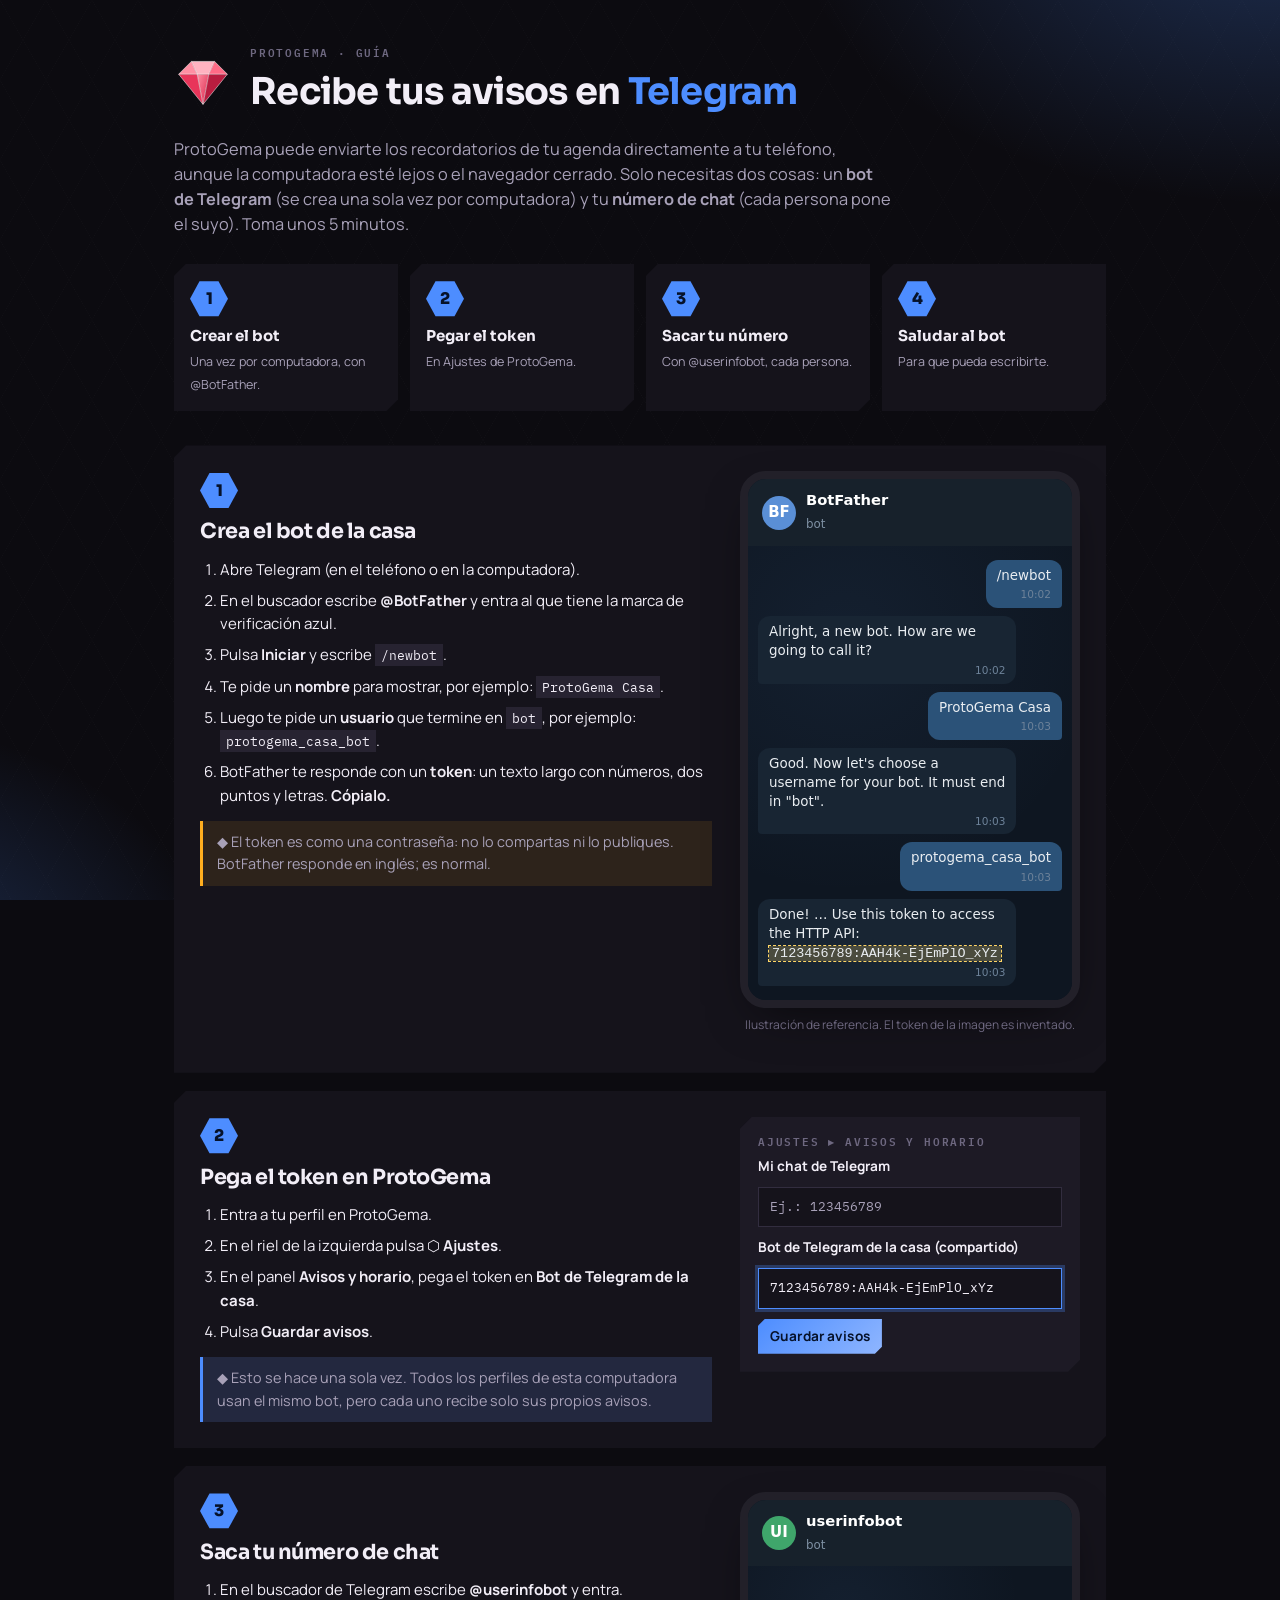
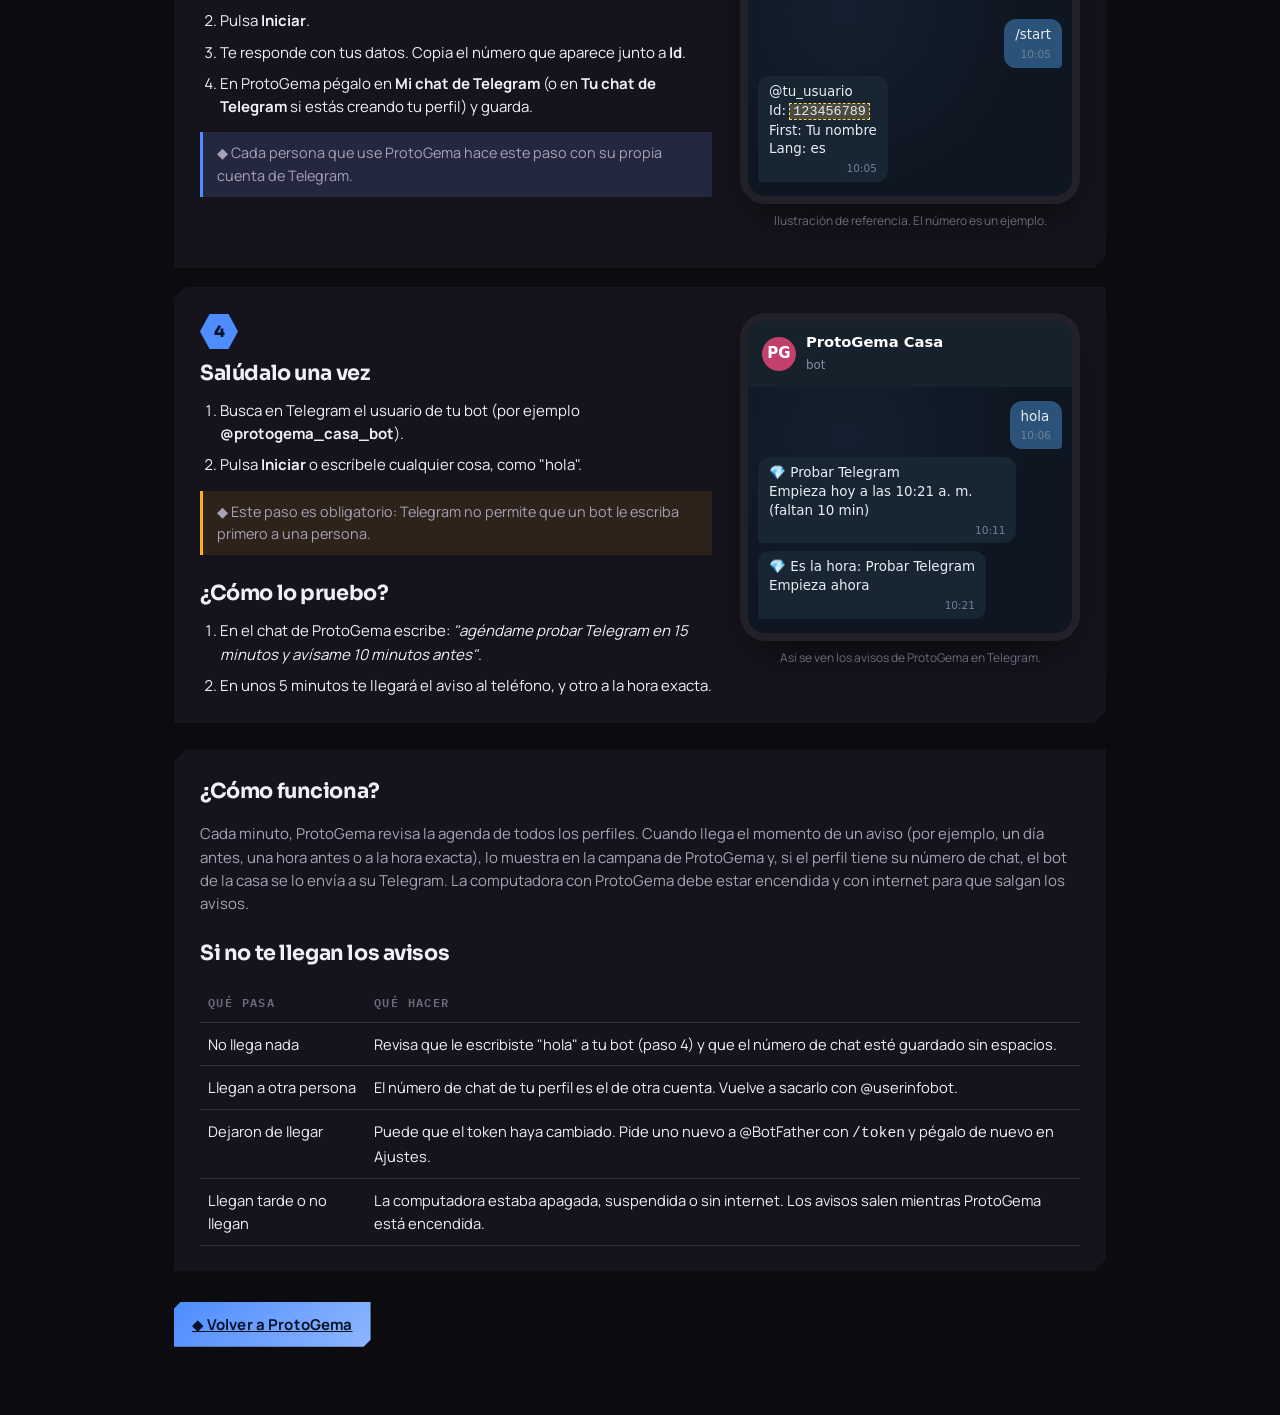
<file: ProtoGema/portal/publico/telegram.html>
<!doctype html>
<html lang="es" data-gema="zafiro">
<head>
<meta charset="utf-8">
<meta name="viewport" content="width=device-width, initial-scale=1">
<title>ProtoGema · Avisos en Telegram</title>
<link rel="icon" href="gema.svg" type="image/svg+xml">
<link rel="preconnect" href="https://fonts.googleapis.com">
<link rel="preconnect" href="https://fonts.gstatic.com" crossorigin>
<link href="https://fonts.googleapis.com/css2?family=Sora:wght@600;700;800&family=Manrope:wght@400;500;600;700&family=IBM+Plex+Mono:wght@500;600&display=swap" rel="stylesheet">
<link rel="stylesheet" href="gema.css">
<style>
  body { overflow-y: auto; }
  .guia-pagina { width: min(980px, 100%); margin: 0 auto; padding: 40px 24px 70px; }
  .guia-cabecera { display: flex; gap: 18px; align-items: center; margin-bottom: 10px; }
  .guia-cabecera img { width: 58px; height: 58px; }
  .guia-cabecera h1 { font-size: clamp(1.6rem, 4vw, 2.3rem); }
  .guia-cabecera h1 em { font-style: normal; color: var(--acento); }
  .intro { color: var(--suave); max-width: 720px; font-size: 1.02rem; }
  .resumen { display: grid; grid-template-columns: repeat(auto-fit, minmax(200px, 1fr)); gap: 12px; margin: 26px 0 34px; }
  .resumen div { background: var(--capa); padding: 16px; }
  .resumen b { display: block; font-family: var(--titulos); margin: 6px 0 2px; }
  .resumen small { color: var(--suave); }
  .paso-guia { display: grid; grid-template-columns: 1fr 340px; gap: 28px; align-items: start; background: var(--capa); padding: 26px; margin-bottom: 18px; }
  .paso-guia h2 { font-size: 1.3rem; margin: 6px 0 10px; }
  .paso-guia ol { padding-left: 20px; margin: 0; display: grid; gap: 8px; color: var(--texto); }
  .paso-guia code { font-family: var(--mono); background: var(--capa-3); padding: 2px 6px; font-size: .88em; }
  .numero { display: inline-grid; place-items: center; width: 38px; height: 38px; background: var(--acento); color: var(--acento-tinta); font: 800 1rem var(--titulos); clip-path: polygon(25% 4%, 75% 4%, 100% 50%, 75% 96%, 25% 96%, 0 50%); }
  .consejo { margin-top: 14px; padding: 10px 14px; background: color-mix(in srgb, var(--acento) 12%, var(--capa-2)); border-left: 3px solid var(--acento); font-size: .9rem; color: var(--suave); }
  .consejo.alerta { background: rgba(255, 174, 31, .1); border-left-color: #ffae1f; }

  /* Ilustración de un chat de mensajería (no es una captura real) */
  .telefono { background: #0e1621; border: 8px solid #222029; border-radius: 26px; overflow: hidden; box-shadow: var(--sombra); font-family: "Segoe UI", system-ui, sans-serif; }
  .tel-barra { background: #17212b; color: #fff; padding: 10px 14px; display: flex; align-items: center; gap: 10px; }
  .tel-barra i { width: 34px; height: 34px; border-radius: 50%; display: grid; place-items: center; font-style: normal; font-weight: 700; background: #5a8fd6; }
  .tel-barra b { display: block; font-size: .92rem; }
  .tel-barra small { color: #7f91a4; font-size: .74rem; }
  .tel-chat { padding: 14px 10px; display: grid; gap: 8px; min-height: 230px; align-content: end;
              background: #0e1621 radial-gradient(circle at 30% 20%, rgba(90, 143, 214, .08), transparent 60%); }
  .msj { max-width: 85%; padding: 7px 11px 6px; border-radius: 12px; font-size: .84rem; line-height: 1.4; color: #e9edf1; }
  .msj.yo { justify-self: end; background: #2b5278; border-bottom-right-radius: 4px; }
  .msj.bot { justify-self: start; background: #182533; border-bottom-left-radius: 4px; }
  .msj .resalta { background: rgba(255, 214, 102, .22); outline: 1px dashed #ffd666; padding: 0 3px; font-family: Consolas, monospace; }
  .msj small { display: block; text-align: right; color: #6d8299; font-size: .66rem; margin-top: 2px; }
  .pie-ilustracion { text-align: center; color: var(--tenue); font-size: .75rem; margin-top: 8px; }

  /* Ilustración de los ajustes de ProtoGema */
  .mini-ajustes { background: var(--capa-2); padding: 18px; display: grid; gap: 10px; }
  .mini-ajustes label { font-weight: 700; font-size: .85rem; }
  .mini-ajustes .falso { background: var(--capa); border: 1px solid var(--linea); padding: 9px 11px; font-family: var(--mono); font-size: .82rem; color: var(--suave); }
  .mini-ajustes .falso.marcado { border-color: var(--acento); box-shadow: 0 0 0 3px var(--brillo); color: var(--texto); }

  .problemas { background: var(--capa); padding: 26px; margin-top: 26px; }
  .problemas table { width: 100%; border-collapse: collapse; margin-top: 12px; font-size: .92rem; }
  .problemas td, .problemas th { text-align: left; padding: 10px 8px; border-bottom: 1px solid var(--linea); vertical-align: top; }
  .problemas th { font: 600 .72rem var(--mono); text-transform: uppercase; letter-spacing: .12em; color: var(--tenue); }
  .volver { margin-top: 30px; }
  @media (max-width: 820px) { .paso-guia { grid-template-columns: 1fr; } }
</style>
</head>
<body>
<main class="guia-pagina">
  <header class="guia-cabecera">
    <img src="gema.svg" alt="">
    <div>
      <span class="rotulo">ProtoGema · Guía</span>
      <h1>Recibe tus avisos en <em>Telegram</em></h1>
    </div>
  </header>
  <p class="intro">
    ProtoGema puede enviarte los recordatorios de tu agenda directamente a tu teléfono, aunque la computadora
    esté lejos o el navegador cerrado. Solo necesitas dos cosas: un <b>bot de Telegram</b> (se crea una sola vez
    por computadora) y tu <b>número de chat</b> (cada persona pone el suyo). Toma unos 5 minutos.
  </p>

  <section class="resumen">
    <div class="tallado"><span class="numero">1</span><b>Crear el bot</b><small>Una vez por computadora, con @BotFather.</small></div>
    <div class="tallado"><span class="numero">2</span><b>Pegar el token</b><small>En Ajustes de ProtoGema.</small></div>
    <div class="tallado"><span class="numero">3</span><b>Sacar tu número</b><small>Con @userinfobot, cada persona.</small></div>
    <div class="tallado"><span class="numero">4</span><b>Saludar al bot</b><small>Para que pueda escribirte.</small></div>
  </section>

  <!-- Paso 1 -->
  <section class="paso-guia tallado">
    <div>
      <span class="numero">1</span>
      <h2>Crea el bot de la casa</h2>
      <ol>
        <li>Abre Telegram (en el teléfono o en la computadora).</li>
        <li>En el buscador escribe <b>@BotFather</b> y entra al que tiene la marca de verificación azul.</li>
        <li>Pulsa <b>Iniciar</b> y escribe <code>/newbot</code>.</li>
        <li>Te pide un <b>nombre</b> para mostrar, por ejemplo: <code>ProtoGema Casa</code>.</li>
        <li>Luego te pide un <b>usuario</b> que termine en <code>bot</code>, por ejemplo: <code>protogema_casa_bot</code>.</li>
        <li>BotFather te responde con un <b>token</b>: un texto largo con números, dos puntos y letras. <b>Cópialo.</b></li>
      </ol>
      <div class="consejo alerta">◆ El token es como una contraseña: no lo compartas ni lo publiques. BotFather responde en inglés; es normal.</div>
    </div>
    <div>
      <div class="telefono">
        <div class="tel-barra"><i>BF</i><div><b>BotFather</b><small>bot</small></div></div>
        <div class="tel-chat">
          <div class="msj yo">/newbot<small>10:02</small></div>
          <div class="msj bot">Alright, a new bot. How are we going to call it?<small>10:02</small></div>
          <div class="msj yo">ProtoGema Casa<small>10:03</small></div>
          <div class="msj bot">Good. Now let's choose a username for your bot. It must end in "bot".<small>10:03</small></div>
          <div class="msj yo">protogema_casa_bot<small>10:03</small></div>
          <div class="msj bot">Done! … Use this token to access the HTTP API:<br><span class="resalta">7123456789:AAH4k-EjEmPlO_xYz</span><small>10:03</small></div>
        </div>
      </div>
      <p class="pie-ilustracion">Ilustración de referencia. El token de la imagen es inventado.</p>
    </div>
  </section>

  <!-- Paso 2 -->
  <section class="paso-guia tallado">
    <div>
      <span class="numero">2</span>
      <h2>Pega el token en ProtoGema</h2>
      <ol>
        <li>Entra a tu perfil en ProtoGema.</li>
        <li>En el riel de la izquierda pulsa <b>⬡ Ajustes</b>.</li>
        <li>En el panel <b>Avisos y horario</b>, pega el token en <b>Bot de Telegram de la casa</b>.</li>
        <li>Pulsa <b>Guardar avisos</b>.</li>
      </ol>
      <div class="consejo">◆ Esto se hace una sola vez. Todos los perfiles de esta computadora usan el mismo bot, pero cada uno recibe solo sus propios avisos.</div>
    </div>
    <div class="mini-ajustes tallado">
      <span class="rotulo">Ajustes ▸ Avisos y horario</span>
      <label>Mi chat de Telegram</label>
      <div class="falso">Ej.: 123456789</div>
      <label>Bot de Telegram de la casa (compartido)</label>
      <div class="falso marcado">7123456789:AAH4k-EjEmPlO_xYz</div>
      <span class="boton brillante chico" style="justify-self:start">Guardar avisos</span>
    </div>
  </section>

  <!-- Paso 3 -->
  <section class="paso-guia tallado">
    <div>
      <span class="numero">3</span>
      <h2>Saca tu número de chat</h2>
      <ol>
        <li>En el buscador de Telegram escribe <b>@userinfobot</b> y entra.</li>
        <li>Pulsa <b>Iniciar</b>.</li>
        <li>Te responde con tus datos. Copia el número que aparece junto a <b>Id</b>.</li>
        <li>En ProtoGema pégalo en <b>Mi chat de Telegram</b> (o en <b>Tu chat de Telegram</b> si estás creando tu perfil) y guarda.</li>
      </ol>
      <div class="consejo">◆ Cada persona que use ProtoGema hace este paso con su propia cuenta de Telegram.</div>
    </div>
    <div>
      <div class="telefono">
        <div class="tel-barra"><i style="background:#3fa66b">UI</i><div><b>userinfobot</b><small>bot</small></div></div>
        <div class="tel-chat">
          <div class="msj yo">/start<small>10:05</small></div>
          <div class="msj bot">@tu_usuario<br>Id: <span class="resalta">123456789</span><br>First: Tu nombre<br>Lang: es<small>10:05</small></div>
        </div>
      </div>
      <p class="pie-ilustracion">Ilustración de referencia. El número es un ejemplo.</p>
    </div>
  </section>

  <!-- Paso 4 -->
  <section class="paso-guia tallado">
    <div>
      <span class="numero">4</span>
      <h2>Salúdalo una vez</h2>
      <ol>
        <li>Busca en Telegram el usuario de tu bot (por ejemplo <b>@protogema_casa_bot</b>).</li>
        <li>Pulsa <b>Iniciar</b> o escríbele cualquier cosa, como "hola".</li>
      </ol>
      <div class="consejo alerta">◆ Este paso es obligatorio: Telegram no permite que un bot le escriba primero a una persona.</div>
      <h2 style="margin-top:22px">¿Cómo lo pruebo?</h2>
      <ol>
        <li>En el chat de ProtoGema escribe: <i>"agéndame probar Telegram en 15 minutos y avísame 10 minutos antes"</i>.</li>
        <li>En unos 5 minutos te llegará el aviso al teléfono, y otro a la hora exacta.</li>
      </ol>
    </div>
    <div>
      <div class="telefono">
        <div class="tel-barra"><i style="background:#c2416a">PG</i><div><b>ProtoGema Casa</b><small>bot</small></div></div>
        <div class="tel-chat">
          <div class="msj yo">hola<small>10:06</small></div>
          <div class="msj bot">💎 Probar Telegram<br>Empieza hoy a las 10:21 a. m. (faltan 10 min)<small>10:11</small></div>
          <div class="msj bot">💎 Es la hora: Probar Telegram<br>Empieza ahora<small>10:21</small></div>
        </div>
      </div>
      <p class="pie-ilustracion">Así se ven los avisos de ProtoGema en Telegram.</p>
    </div>
  </section>

  <!-- Cómo funciona -->
  <section class="problemas tallado">
    <h2 style="font-size:1.3rem">¿Cómo funciona?</h2>
    <p class="suave">Cada minuto, ProtoGema revisa la agenda de todos los perfiles. Cuando llega el momento de un aviso
      (por ejemplo, un día antes, una hora antes o a la hora exacta), lo muestra en la campana de ProtoGema y, si el perfil
      tiene su número de chat, el bot de la casa se lo envía a su Telegram. La computadora con ProtoGema debe estar
      encendida y con internet para que salgan los avisos.</p>

    <h2 style="font-size:1.3rem;margin-top:22px">Si no te llegan los avisos</h2>
    <table>
      <tr><th>Qué pasa</th><th>Qué hacer</th></tr>
      <tr><td>No llega nada</td><td>Revisa que le escribiste "hola" a tu bot (paso 4) y que el número de chat esté guardado sin espacios.</td></tr>
      <tr><td>Llegan a otra persona</td><td>El número de chat de tu perfil es el de otra cuenta. Vuelve a sacarlo con @userinfobot.</td></tr>
      <tr><td>Dejaron de llegar</td><td>Puede que el token haya cambiado. Pide uno nuevo a @BotFather con <code>/token</code> y pégalo de nuevo en Ajustes.</td></tr>
      <tr><td>Llegan tarde o no llegan</td><td>La computadora estaba apagada, suspendida o sin internet. Los avisos salen mientras ProtoGema está encendida.</td></tr>
    </table>
  </section>

  <div class="volver"><a class="boton brillante" href="/">◆ Volver a ProtoGema</a></div>
</main>
<script>
  // La guía toma el color de la última gema usada, si se puede
  try { const g = localStorage.getItem('protogema.gema'); if (g) document.documentElement.dataset.gema = g;
        if (localStorage.getItem('protogema.luz') === 'clara') document.documentElement.dataset.luz = 'clara'; } catch (e) {}
</script>
</body>
</html>
</file>
<file: ProtoGema/portal/publico/gema.css>
/* =====================================================================
   ProtoGema | estilos
   Idea visual: una gema tallada. Fondo obsidiana, esquinas biseladas,
   avatares hexagonales y un color de acento distinto para cada perfil.
   ===================================================================== */
:root {
  --fondo: #0c0b10;
  --capa: #15131b;
  --capa-2: #1d1a25;
  --capa-3: #272331;
  --linea: #322d3f;
  --texto: #f2eef7;
  --suave: #a8a1b8;
  --tenue: #6e6880;
  --peligro: #ff5a5a;
  --bien: #3ddc97;

  --acento: #ff4d6d;
  --acento-2: #ff8fa3;
  --acento-tinta: #1a0910;
  --brillo: rgba(255, 77, 109, .28);

  --bisel: 12px;
  --bisel-chico: 7px;
  --sombra: 0 18px 50px -20px rgba(0, 0, 0, .7);
  --titulos: "Sora", "Segoe UI", system-ui, sans-serif;
  --cuerpo: "Manrope", "Segoe UI", system-ui, sans-serif;
  --mono: "IBM Plex Mono", Consolas, monospace;
  color-scheme: dark;
}
:root[data-luz="clara"] {
  --fondo: #f4f1ec;
  --capa: #fffdf9;
  --capa-2: #f0ebe4;
  --capa-3: #e6dfd5;
  --linea: #d9d0c4;
  --texto: #1b1720;
  --suave: #5e576b;
  --tenue: #8c8597;
  --sombra: 0 18px 40px -22px rgba(40, 20, 50, .35);
  color-scheme: light;
}

/* Cada perfil viste ProtoGema con su gema */
[data-gema="rubi"]      { --acento: #ff4d6d; --acento-2: #ff8fa3; --brillo: rgba(255, 77, 109, .28); --acento-tinta: #1d070d; }
[data-gema="zafiro"]    { --acento: #4d8dff; --acento-2: #8fb6ff; --brillo: rgba(77, 141, 255, .28); --acento-tinta: #06122a; }
[data-gema="esmeralda"] { --acento: #22c993; --acento-2: #74e3bd; --brillo: rgba(34, 201, 147, .26); --acento-tinta: #03201a; }
[data-gema="ambar"]     { --acento: #ffae1f; --acento-2: #ffd27a; --brillo: rgba(255, 174, 31, .26); --acento-tinta: #2a1a00; }
[data-gema="amatista"]  { --acento: #a86bff; --acento-2: #cba8ff; --brillo: rgba(168, 107, 255, .28); --acento-tinta: #170a2b; }
[data-gema="opalo"]     { --acento: #4fd3df; --acento-2: #9ae9ef; --brillo: rgba(79, 211, 223, .26); --acento-tinta: #04211f; }

* { box-sizing: border-box; }
html, body { margin: 0; height: 100%; }
body {
  background-color: var(--fondo);
  background-image:
    radial-gradient(700px 420px at 100% -10%, var(--brillo), transparent 70%),
    radial-gradient(500px 380px at -10% 110%, var(--brillo), transparent 70%),
    linear-gradient(60deg, transparent 49.6%, rgba(255, 255, 255, .025) 50%, transparent 50.4%),
    linear-gradient(-60deg, transparent 49.6%, rgba(255, 255, 255, .025) 50%, transparent 50.4%);
  background-size: auto, auto, 46px 80px, 46px 80px;
  background-attachment: fixed;
  color: var(--texto);
  font: 15px/1.55 var(--cuerpo);
  -webkit-font-smoothing: antialiased;
  transition: background-color .3s;
}
:root[data-luz="clara"] body {
  background-image:
    radial-gradient(700px 420px at 100% -10%, var(--brillo), transparent 70%),
    linear-gradient(60deg, transparent 49.6%, rgba(0, 0, 0, .035) 50%, transparent 50.4%),
    linear-gradient(-60deg, transparent 49.6%, rgba(0, 0, 0, .035) 50%, transparent 50.4%);
  background-size: auto, 46px 80px, 46px 80px;
}
button, input, textarea, select { font: inherit; color: inherit; }
h1, h2, h3, h4 { font-family: var(--titulos); letter-spacing: -.02em; margin: 0; font-weight: 700; }
a { color: var(--acento-2); }
.mono { font-family: var(--mono); }
.suave { color: var(--suave); }
.tenue { color: var(--tenue); }
.oculto { display: none !important; }
.rotulo {
  font: 600 .7rem/1 var(--mono); text-transform: uppercase; letter-spacing: .16em; color: var(--tenue);
}
::selection { background: var(--acento); color: var(--acento-tinta); }
:focus-visible { outline: 2px solid var(--acento); outline-offset: 2px; }

/* ---------- Formas talladas ---------- */
.tallado {
  clip-path: polygon(var(--bisel) 0, 100% 0, 100% calc(100% - var(--bisel)), calc(100% - var(--bisel)) 100%, 0 100%, 0 var(--bisel));
}
.hexa { clip-path: polygon(25% 4%, 75% 4%, 100% 50%, 75% 96%, 25% 96%, 0 50%); }

/* ---------- Escenas ---------- */
.escena { display: none; min-height: 100%; }
.escena.activa { display: flex; }
.centro { align-items: center; justify-content: center; padding: 24px; }

/* ---------- Gema animada ---------- */
.gema-logo { width: 110px; height: 110px; filter: drop-shadow(0 0 26px var(--brillo)); }
.gema-logo .faceta { fill: var(--acento); }
.gema-logo .f1 { opacity: .95; } .gema-logo .f2 { opacity: .7; } .gema-logo .f3 { opacity: .5; }
.gema-logo .f4 { opacity: .82; } .gema-logo .f5 { opacity: .38; } .gema-logo .f6 { opacity: .6; }
.gema-logo .arista { fill: none; stroke: rgba(255, 255, 255, .55); stroke-width: 1.4; stroke-linejoin: round; }
.tallando .faceta { animation: centellear 2.4s ease-in-out infinite; }
.tallando .f2 { animation-delay: .2s; } .tallando .f3 { animation-delay: .4s; } .tallando .f4 { animation-delay: .6s; }
.tallando .f5 { animation-delay: .8s; } .tallando .f6 { animation-delay: 1s; }
@keyframes centellear { 0%, 100% { opacity: .35; } 40% { opacity: 1; } }

.despertar { text-align: center; }
.despertar h1 { font-size: 2rem; margin: 18px 0 6px; }
.despertar h1 span { color: var(--acento); }
.barra-talla {
  width: 240px; height: 6px; margin: 18px auto 10px; background: var(--capa-2);
  clip-path: polygon(4px 0, 100% 0, calc(100% - 4px) 100%, 0 100%); overflow: hidden;
}
.barra-talla i { display: block; height: 100%; width: 30%; background: linear-gradient(90deg, var(--acento), var(--acento-2)); animation: tallar 1.3s ease-in-out infinite; }
@keyframes tallar { from { transform: translateX(-110%); } to { transform: translateX(360%); } }

/* ---------- Botones y campos ---------- */
.boton {
  --b: var(--capa-3);
  border: 0; cursor: pointer; padding: 11px 18px; background: var(--b); color: var(--texto);
  font-weight: 700; letter-spacing: .01em;
  clip-path: polygon(var(--bisel-chico) 0, 100% 0, 100% calc(100% - var(--bisel-chico)), calc(100% - var(--bisel-chico)) 100%, 0 100%, 0 var(--bisel-chico));
  transition: transform .12s, filter .15s, background .2s;
  display: inline-flex; align-items: center; gap: 8px; justify-content: center;
}
.boton:hover { filter: brightness(1.15); }
.boton:active { transform: translateY(1px); }
.boton:disabled { opacity: .5; cursor: default; }
.boton.brillante { background: linear-gradient(135deg, var(--acento), var(--acento-2)); color: var(--acento-tinta); }
.boton.fantasma { background: transparent; color: var(--suave); }
.boton.fantasma:hover { color: var(--texto); background: var(--capa-2); }
.boton.peligro { background: rgba(255, 90, 90, .14); color: var(--peligro); }
.boton.chico { padding: 7px 12px; font-size: .85rem; }

.campo { display: grid; gap: 6px; margin: 0 0 14px; }
.campo > span { font-weight: 700; font-size: .9rem; }
.campo small { color: var(--tenue); }
.enlace-ayuda { font: 600 .78rem var(--cuerpo); margin-left: 8px; color: var(--acento-2); text-decoration: none; border-bottom: 1px dashed currentColor; }
.enlace-ayuda:hover { color: var(--acento); }
.entrada, .campo input, .campo textarea, .campo select {
  width: 100%; padding: 11px 13px; background: var(--capa-2); border: 1px solid var(--linea);
  border-radius: 0; color: var(--texto); outline: none; transition: border-color .15s, box-shadow .15s;
}
.campo textarea { resize: vertical; min-height: 80px; }
.entrada:focus, .campo input:focus, .campo textarea:focus, .campo select:focus {
  border-color: var(--acento); box-shadow: 0 0 0 3px var(--brillo);
}
.fila { display: flex; gap: 10px; flex-wrap: wrap; align-items: center; }
.fila > .campo { flex: 1 1 140px; }
.entre { justify-content: space-between; }

.chips { display: flex; flex-wrap: wrap; gap: 8px; }
.chip {
  border: 1px solid var(--linea); background: var(--capa-2); padding: 6px 12px; cursor: pointer; font-size: .86rem;
  clip-path: polygon(6px 0, 100% 0, calc(100% - 6px) 100%, 0 100%);
}
.chip[aria-pressed="true"] { background: var(--acento); color: var(--acento-tinta); border-color: var(--acento); font-weight: 700; }

/* ---------- Elegir perfil ---------- */
.perfiles { width: min(860px, 100%); text-align: center; }
.perfiles h1 { font-size: clamp(1.7rem, 4vw, 2.5rem); margin: 10px 0 6px; }
.rejilla-perfiles { display: flex; flex-wrap: wrap; justify-content: center; gap: 26px; margin: 34px 0 18px; }
.tarjeta-perfil { background: none; border: 0; cursor: pointer; width: 132px; display: grid; justify-items: center; gap: 10px; color: var(--texto); }
.avatar {
  width: 104px; height: 104px; display: grid; place-items: center;
  font: 800 2.1rem var(--titulos); color: var(--acento-tinta);
  background: linear-gradient(140deg, var(--acento-2), var(--acento) 55%, color-mix(in srgb, var(--acento) 60%, #000));
  clip-path: polygon(25% 4%, 75% 4%, 100% 50%, 75% 96%, 25% 96%, 0 50%);
  position: relative; transition: transform .2s, filter .2s;
}
.avatar::after {
  content: ""; position: absolute; inset: 0;
  background: linear-gradient(115deg, rgba(255, 255, 255, .4) 0 22%, transparent 22% 60%, rgba(0, 0, 0, .15) 60%);
  mix-blend-mode: soft-light;
}
.tarjeta-perfil:hover .avatar { transform: translateY(-4px) scale(1.04); filter: drop-shadow(0 10px 24px var(--brillo)); }
.tarjeta-perfil b { font-family: var(--titulos); }
.tarjeta-perfil .candado { font-size: .78rem; color: var(--tenue); }
.avatar.nuevo { background: var(--capa-2); color: var(--suave); font-size: 2.6rem; }
.avatar.chico { width: 44px; height: 44px; font-size: 1.05rem; }
.avatar.mediano { width: 76px; height: 76px; font-size: 1.6rem; }

/* PIN */
.velo { position: fixed; inset: 0; background: rgba(5, 4, 8, .72); backdrop-filter: blur(6px); display: grid; place-items: center; z-index: 50; padding: 16px; }
.caja {
  background: var(--capa); padding: 26px; width: min(420px, 100%); box-shadow: var(--sombra);
  clip-path: polygon(var(--bisel) 0, 100% 0, 100% calc(100% - var(--bisel)), calc(100% - var(--bisel)) 100%, 0 100%, 0 var(--bisel));
}
.pin-puntos { display: flex; gap: 14px; justify-content: center; margin: 18px 0; }
.pin-puntos i { width: 16px; height: 16px; background: var(--capa-3); transform: rotate(45deg); transition: background .15s; }
.pin-puntos i.lleno { background: var(--acento); box-shadow: 0 0 12px var(--brillo); }
.pin-puntos.error i { background: var(--peligro); animation: temblar .35s; }
@keyframes temblar { 25% { translate: -5px; } 75% { translate: 5px; } }
.teclado { display: grid; grid-template-columns: repeat(3, 1fr); gap: 10px; }
.teclado .boton { padding: 14px; font: 700 1.2rem var(--mono); }

/* ---------- Forja (crear perfil) ---------- */
.forja { width: min(980px, 100%); display: grid; grid-template-columns: 300px 1fr; background: var(--capa); box-shadow: var(--sombra); }
.forja-lado {
  padding: 30px 26px; background: linear-gradient(170deg, color-mix(in srgb, var(--acento) 22%, var(--capa-2)), var(--capa-2) 60%);
  display: grid; align-content: start; gap: 18px; justify-items: start;
}
.forja-lado h2 { font-size: 1.5rem; }
.facetas-progreso { list-style: none; padding: 0; margin: 6px 0 0; display: grid; gap: 12px; }
.facetas-progreso li { display: flex; gap: 12px; align-items: center; color: var(--tenue); font-weight: 600; }
.facetas-progreso li::before { content: ""; width: 12px; height: 12px; transform: rotate(45deg); background: var(--capa-3); flex: none; }
.facetas-progreso li.hecho { color: var(--suave); }
.facetas-progreso li.hecho::before { background: var(--acento-2); }
.facetas-progreso li.actual { color: var(--texto); }
.facetas-progreso li.actual::before { background: var(--acento); box-shadow: 0 0 12px var(--brillo); }
.forja-cuerpo { padding: 30px 34px; }
.paso { display: none; animation: aparecer .25s ease; }
.paso.activo { display: block; }
.paso h3 { font-size: 1.4rem; margin-bottom: 4px; }
.paso > p.suave { margin-top: 0; }
@keyframes aparecer { from { opacity: 0; transform: translateY(6px); } }
.muestrario { display: grid; grid-template-columns: repeat(6, 1fr); gap: 10px; margin: 6px 0 18px; }
.muestra { border: 0; background: none; cursor: pointer; display: grid; justify-items: center; gap: 4px; padding: 6px 0; color: var(--suave); font-size: .78rem; }
.muestra i { width: 40px; height: 40px; background: var(--acento); clip-path: polygon(25% 4%, 75% 4%, 100% 50%, 75% 96%, 25% 96%, 0 50%); transition: transform .15s; }
.muestra[aria-pressed="true"] { color: var(--texto); font-weight: 700; }
.muestra[aria-pressed="true"] i { transform: scale(1.18); box-shadow: 0 0 0 3px var(--fondo); filter: drop-shadow(0 0 10px var(--brillo)); }
.tonos { display: grid; grid-template-columns: repeat(auto-fill, minmax(150px, 1fr)); gap: 10px; margin-bottom: 16px; }
.tono { text-align: left; border: 1px solid var(--linea); background: var(--capa-2); padding: 12px; cursor: pointer; display: grid; gap: 4px; }
.tono b { font-family: var(--titulos); }
.tono small { color: var(--suave); line-height: 1.35; }
.tono[aria-pressed="true"] { border-color: var(--acento); background: color-mix(in srgb, var(--acento) 14%, var(--capa-2)); }
.acciones { display: flex; gap: 10px; justify-content: flex-end; margin-top: 20px; }
.guia { margin: 6px 0 14px; padding-left: 20px; color: var(--suave); }
.guia li { margin: 3px 0; }
.estado-linea { min-height: 1.3em; font-size: .88rem; margin: 6px 0 0; }
.estado-linea.bien { color: var(--bien); }
.estado-linea.mal { color: var(--peligro); }

/* ---------- Taller (pantalla principal) ---------- */
#escena-taller.activa { display: grid; grid-template-columns: 78px 1fr; height: 100vh; }
.riel {
  background: var(--capa); border-right: 1px solid var(--linea);
  display: flex; flex-direction: column; align-items: center; padding: 16px 0; gap: 8px;
}
.riel .gema-logo { width: 40px; height: 40px; margin-bottom: 14px; }
.riel-boton {
  width: 54px; height: 54px; border: 0; background: transparent; color: var(--tenue); cursor: pointer; position: relative;
  display: grid; place-items: center; transition: color .15s, background .15s;
  clip-path: polygon(25% 4%, 75% 4%, 100% 50%, 75% 96%, 25% 96%, 0 50%);
}
.riel-boton svg { width: 22px; height: 22px; }
.riel-boton:hover { color: var(--texto); background: var(--capa-2); }
.riel-boton[aria-current="page"] { color: var(--acento-tinta); background: var(--acento); }
.riel-boton .globo {
  position: absolute; top: 6px; right: 8px; min-width: 18px; height: 18px; padding: 0 5px;
  background: var(--peligro); color: #fff; font: 700 .68rem/18px var(--mono); text-align: center; border-radius: 9px;
}
.riel-pie { margin-top: auto; display: grid; gap: 8px; justify-items: center; }
.riel-pie .avatar { cursor: pointer; border: 0; }

.vistas { overflow: hidden; position: relative; }
.vista { display: none; height: 100vh; overflow: auto; }
.vista.activa { display: block; }
.cabecera { display: flex; align-items: flex-end; justify-content: space-between; gap: 16px; padding: 26px 30px 14px; flex-wrap: wrap; }
.cabecera h2 { font-size: 1.7rem; }
.cabecera h2 em { font-style: normal; color: var(--acento); }

/* Conversar: chat + órbita del día */
#vista-conversar.activa { display: grid; grid-template-columns: 1fr 340px; overflow: hidden; }
.chat { display: flex; flex-direction: column; min-width: 0; height: 100vh; }
.chat-cabecera { display: flex; align-items: center; gap: 14px; padding: 18px 26px; border-bottom: 1px solid var(--linea); }
.chat-cabecera h2 { font-size: 1.15rem; }
.chat-cabecera .gema-logo { width: 42px; height: 42px; filter: drop-shadow(0 0 10px var(--brillo)); }
.chat-cabecera p { margin: 0; font-size: .85rem; }
.hilo { flex: 1; overflow-y: auto; padding: 24px 26px 10px; display: flex; flex-direction: column; gap: 14px; scroll-behavior: smooth; }
.burbuja { max-width: min(640px, 86%); padding: 12px 16px; line-height: 1.55; word-wrap: break-word; animation: aparecer .2s ease; }
.burbuja p { margin: 0 0 .5em; } .burbuja p:last-child { margin: 0; }
.burbuja ul { margin: .3em 0 .5em; padding-left: 1.2em; }
.burbuja.gema {
  align-self: flex-start; background: var(--capa-2); border-left: 3px solid var(--acento);
  clip-path: polygon(0 0, 100% 0, 100% calc(100% - 10px), calc(100% - 10px) 100%, 0 100%);
}
.burbuja.yo {
  align-self: flex-end; background: linear-gradient(135deg, var(--acento), color-mix(in srgb, var(--acento) 70%, var(--acento-2)));
  color: var(--acento-tinta); font-weight: 600;
  clip-path: polygon(10px 0, 100% 0, 100% 100%, 0 100%, 0 10px);
}
.burbuja.pensando { color: var(--suave); display: flex; gap: 6px; align-items: center; }
.burbuja.pensando i { width: 8px; height: 8px; background: var(--acento); transform: rotate(45deg); animation: centellear 1s infinite; }
.burbuja.pensando i:nth-child(2) { animation-delay: .15s; } .burbuja.pensando i:nth-child(3) { animation-delay: .3s; }
.burbuja .marca-cambio { display: block; margin-top: 8px; font: 600 .74rem var(--mono); color: var(--acento-2); letter-spacing: .06em; text-transform: uppercase; }
.sugerencias { display: flex; gap: 8px; flex-wrap: wrap; padding: 0 26px 10px; }
.redactor { display: flex; gap: 10px; padding: 12px 26px 22px; align-items: flex-end; }
.redactor textarea {
  flex: 1; resize: none; max-height: 160px; min-height: 50px; padding: 14px 16px;
  background: var(--capa-2); border: 1px solid var(--linea); outline: none; color: var(--texto);
  clip-path: polygon(10px 0, 100% 0, 100% calc(100% - 10px), calc(100% - 10px) 100%, 0 100%, 0 10px);
}
.redactor textarea:focus { border-color: var(--acento); }
.redactor .boton { height: 50px; width: 54px; padding: 0; }

.orbita { background: var(--capa); border-left: 1px solid var(--linea); overflow-y: auto; padding: 22px 20px; display: grid; gap: 22px; align-content: start; }
.proximo { background: var(--capa-2); padding: 18px; position: relative; overflow: hidden; }
.proximo::before { content: ""; position: absolute; inset: 0 0 auto auto; width: 120px; height: 120px; background: var(--acento); opacity: .12; clip-path: polygon(50% 0, 100% 50%, 50% 100%, 0 50%); transform: translate(40%, -40%); }
.proximo h3 { font-size: 1.1rem; margin: 6px 0 2px; }
.cuenta { display: flex; gap: 10px; margin-top: 14px; }
.cuenta div { background: var(--capa-3); padding: 8px 6px; flex: 1; text-align: center; clip-path: polygon(6px 0, 100% 0, 100% calc(100% - 6px), calc(100% - 6px) 100%, 0 100%, 0 6px); }
.cuenta b { display: block; font: 700 1.35rem var(--mono); color: var(--acento-2); }
.cuenta small { font-size: .68rem; color: var(--tenue); text-transform: uppercase; letter-spacing: .1em; }
.linea-dia { list-style: none; margin: 10px 0 0; padding: 0 0 0 28px; position: relative; display: grid; gap: 14px; }
.linea-dia::before { content: ""; position: absolute; left: 7px; top: 6px; bottom: 6px; width: 2px; background: var(--linea); }
.linea-dia li { position: relative; cursor: pointer; }
.linea-dia li::before { content: ""; position: absolute; left: -26px; top: 5px; width: 12px; height: 12px; transform: rotate(45deg); background: var(--capa-3); border: 2px solid var(--acento); }
.linea-dia li.pasado { opacity: .5; }
.linea-dia li.hecho b { text-decoration: line-through; }
.linea-dia li.ahora::before { background: var(--acento); box-shadow: 0 0 12px var(--brillo); }
.linea-dia .hora { font: 600 .78rem var(--mono); color: var(--suave); }
.linea-dia b { display: block; }
.pulso { display: grid; grid-template-columns: repeat(7, 1fr); gap: 6px; margin-top: 10px; }
.celda { display: grid; justify-items: center; gap: 3px; font-size: .68rem; color: var(--tenue); }
.celda i { width: 30px; height: 30px; background: var(--capa-3); clip-path: polygon(25% 4%, 75% 4%, 100% 50%, 75% 96%, 25% 96%, 0 50%); display: grid; place-items: center; font: 700 .72rem var(--mono); color: var(--texto); font-style: normal; }
.celda[data-nivel="1"] i { background: color-mix(in srgb, var(--acento) 30%, var(--capa-3)); }
.celda[data-nivel="2"] i { background: color-mix(in srgb, var(--acento) 60%, var(--capa-3)); }
.celda[data-nivel="3"] i { background: var(--acento); color: var(--acento-tinta); }
.celda.clave i { box-shadow: inset 0 0 0 2px var(--acento-2); }
.celda.hoy { color: var(--texto); font-weight: 700; }

/* Agenda semanal */
.semana-nav { display: flex; gap: 8px; align-items: center; }
.semana { display: grid; grid-template-columns: 58px repeat(7, minmax(110px, 1fr)); background: var(--capa); min-width: 860px; }
.semana-envoltura { overflow: auto; margin: 0 30px 24px; max-height: calc(100vh - 150px); }
#vista-agenda.activa { overflow: hidden; }
.semana .dia-cab { padding: 10px 8px; text-align: center; border-bottom: 1px solid var(--linea); border-left: 1px solid var(--linea); position: sticky; top: 0; background: var(--capa); z-index: 2; }
.semana .dia-cab b { display: block; font: 700 1.25rem var(--titulos); }
.semana .dia-cab.hoy { color: var(--acento); }
.semana .horas { display: grid; }
.semana .horas span { height: 52px; font: .7rem var(--mono); color: var(--tenue); text-align: right; padding-right: 8px; transform: translateY(-7px); }
.semana .columna { position: relative; border-left: 1px solid var(--linea); background-image: linear-gradient(var(--linea) 1px, transparent 1px); background-size: 100% 52px; cursor: copy; }
.semana .columna.hoy { background-color: color-mix(in srgb, var(--acento) 5%, transparent); }
.linea-ahora { position: absolute; left: 0; right: 0; height: 2px; background: var(--acento); z-index: 3; pointer-events: none; }
.linea-ahora::before { content: ""; position: absolute; left: -5px; top: -4px; width: 10px; height: 10px; background: var(--acento); transform: rotate(45deg); }
.bloque {
  position: absolute; left: 4px; right: 4px; padding: 5px 7px; font-size: .78rem; line-height: 1.25; overflow: hidden; cursor: pointer;
  background: color-mix(in srgb, var(--tinte) 24%, var(--capa-2)); border-left: 3px solid var(--tinte); z-index: 1;
  clip-path: polygon(0 0, 100% 0, 100% calc(100% - 7px), calc(100% - 7px) 100%, 0 100%);
}
.bloque:hover { filter: brightness(1.15); z-index: 4; }
.bloque b { display: block; font-weight: 700; }
.bloque .facetas { float: right; color: var(--tinte); letter-spacing: -1px; }
.bloque.hecho { opacity: .45; } .bloque.hecho b { text-decoration: line-through; }
[data-tipo="clase"] { --tinte: #4d8dff; } [data-tipo="examen"] { --tinte: #ff4d6d; } [data-tipo="entrega"] { --tinte: #ffae1f; }
[data-tipo="reunion"] { --tinte: #a86bff; } [data-tipo="personal"] { --tinte: #22c993; } [data-tipo="salud"] { --tinte: #ff7a45; }
[data-tipo="otro"] { --tinte: #8d87a0; }
.leyenda { display: flex; gap: 14px; flex-wrap: wrap; padding: 0 30px 12px; font-size: .8rem; color: var(--suave); }
.leyenda span::before { content: ""; display: inline-block; width: 9px; height: 9px; transform: rotate(45deg); background: var(--tinte); margin-right: 7px; }

/* Cajón lateral (formulario de actividad) */
.cajon { position: fixed; inset: 0 0 0 auto; width: min(430px, 100%); background: var(--capa); box-shadow: -20px 0 60px rgba(0, 0, 0, .5); z-index: 40; padding: 24px; overflow-y: auto; transform: translateX(105%); transition: transform .25s ease; }
.cajon.abierto { transform: none; }
.cajon h3 { font-size: 1.3rem; margin-bottom: 16px; }
.importancia { display: flex; gap: 8px; }
.importancia button { flex: 1; border: 1px solid var(--linea); background: var(--capa-2); padding: 9px 0; cursor: pointer; font-weight: 700; }
.importancia button[aria-pressed="true"] { background: var(--acento); color: var(--acento-tinta); border-color: var(--acento); }

/* Avisos */
.lista-avisos { padding: 0 30px 30px; display: grid; gap: 10px; max-width: 860px; }
.aviso { background: var(--capa); padding: 14px 16px; display: grid; grid-template-columns: 34px 1fr auto; gap: 14px; align-items: center; }
.aviso.no-leido { background: color-mix(in srgb, var(--acento) 10%, var(--capa)); }
.aviso .icono { width: 34px; height: 34px; background: var(--capa-3); display: grid; place-items: center; clip-path: polygon(25% 4%, 75% 4%, 100% 50%, 75% 96%, 25% 96%, 0 50%); font-size: 1rem; }
.aviso.no-leido .icono { background: var(--acento); color: var(--acento-tinta); }
.aviso p { margin: 2px 0 0; color: var(--suave); font-size: .9rem; }
.aviso small { color: var(--tenue); font-family: var(--mono); font-size: .72rem; }
.aviso .fila { gap: 6px; justify-content: flex-end; }

/* Ajustes */
.ajustes { padding: 0 30px 40px; display: grid; grid-template-columns: repeat(auto-fit, minmax(340px, 1fr)); gap: 18px; max-width: 1200px; }
.panel { background: var(--capa); padding: 22px; }
.panel h3 { font-size: 1.1rem; margin-bottom: 4px; }
.panel > p.suave { margin: 0 0 16px; font-size: .9rem; }
.recuerdos { list-style: none; padding: 0; margin: 0; display: grid; gap: 6px; }
.recuerdos li { display: flex; justify-content: space-between; align-items: center; gap: 10px; background: var(--capa-2); padding: 8px 12px; font-size: .9rem; }
.recuerdos button { background: none; border: 0; color: var(--tenue); cursor: pointer; font-size: 1.1rem; }
.recuerdos button:hover { color: var(--peligro); }
.interruptor { display: flex; gap: 10px; align-items: center; cursor: pointer; margin: 6px 0 14px; }
.interruptor input { accent-color: var(--acento); width: 18px; height: 18px; }

/* Destellos (avisos emergentes) */
.destellos { position: fixed; bottom: 18px; right: 18px; display: grid; gap: 10px; z-index: 60; width: min(360px, calc(100vw - 36px)); }
.destello {
  background: var(--capa-2); box-shadow: var(--sombra); padding: 14px 16px 12px; border-top: 3px solid var(--acento);
  clip-path: polygon(0 0, 100% 0, 100% calc(100% - 12px), calc(100% - 12px) 100%, 0 100%);
  animation: entrar .3s cubic-bezier(.2, .9, .3, 1.2);
}
.destello b { display: block; font-family: var(--titulos); }
.destello p { margin: 4px 0 10px; color: var(--suave); font-size: .9rem; }
.destello .fila { gap: 6px; }
.destello.simple { border-top-color: var(--suave); padding-bottom: 14px; }
@keyframes entrar { from { opacity: 0; transform: translateX(30px) scale(.96); } }

.vacio { padding: 30px; text-align: center; color: var(--tenue); }

/* ---------- Pantallas pequeñas ---------- */
@media (max-width: 1100px) {
  #vista-conversar.activa { grid-template-columns: 1fr; }
  .orbita { display: none; }
}
@media (max-width: 760px) {
  .forja { grid-template-columns: 1fr; }
  .forja-lado { padding: 20px; }
  .facetas-progreso { display: flex; flex-wrap: wrap; }
  .muestrario { grid-template-columns: repeat(3, 1fr); }
  #escena-taller.activa { grid-template-columns: 1fr; grid-template-rows: 1fr 64px; }
  .riel { order: 2; flex-direction: row; justify-content: space-around; padding: 6px; border: 0; border-top: 1px solid var(--linea); }
  .riel .gema-logo, .riel-pie .boton-luz { display: none; }
  .riel-pie { margin: 0; }
  .vista, .chat { height: calc(100vh - 64px); }
  .cabecera, .lista-avisos, .ajustes { padding-left: 16px; padding-right: 16px; }
  .semana-envoltura { margin: 0 16px 16px; max-height: calc(100vh - 64px - 200px); }
}
</file>
